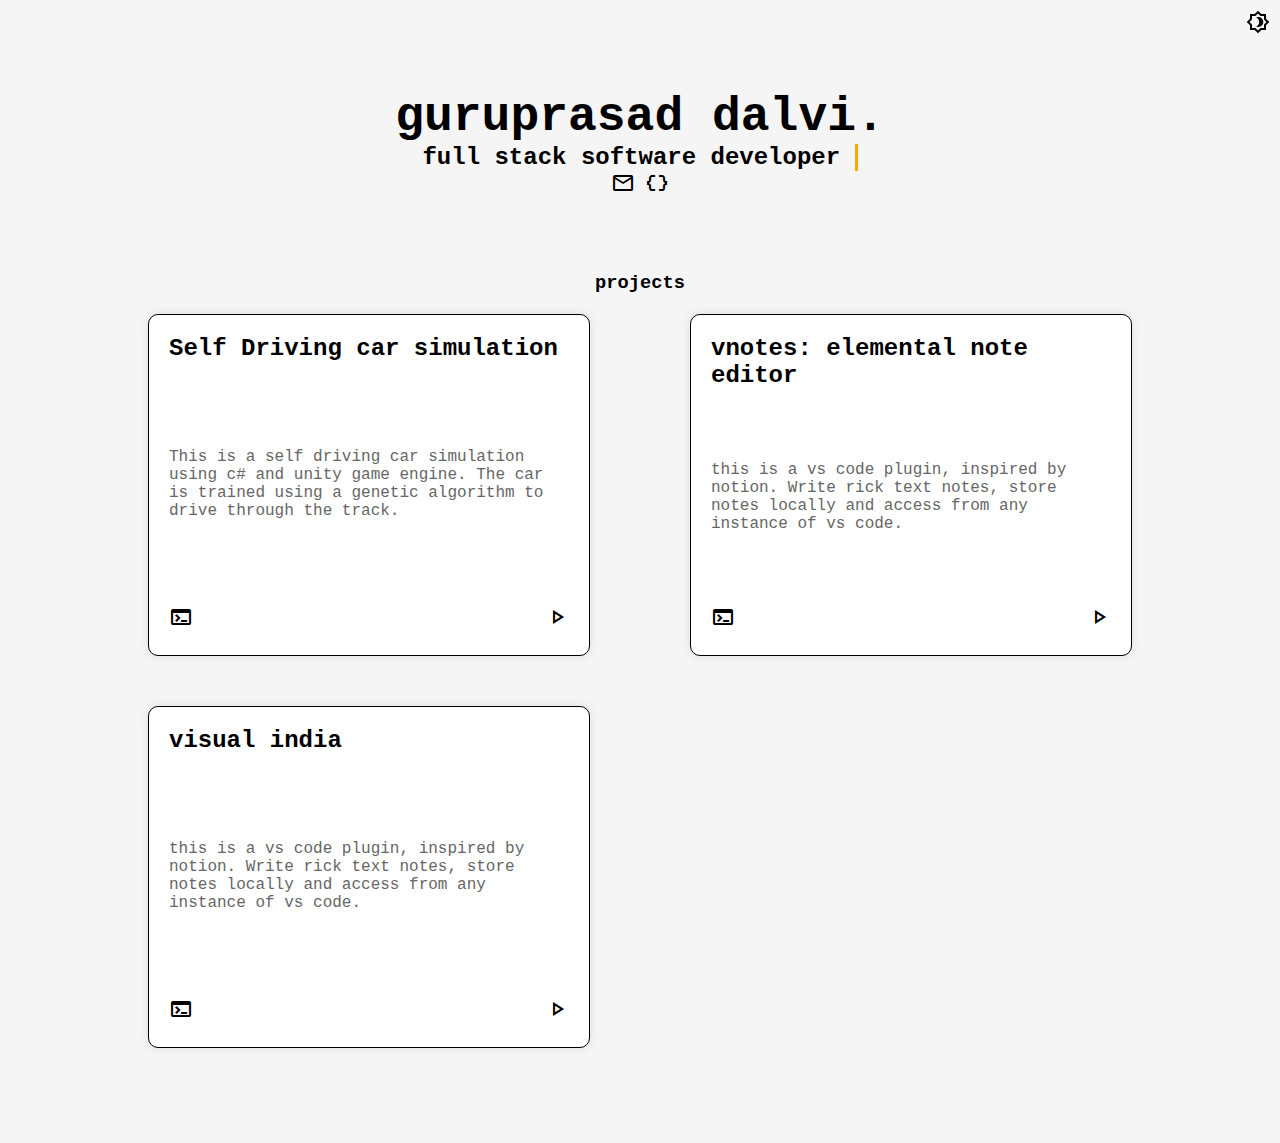
<file: index.html>
<!DOCTYPE html>
<html lang="en">

<head>
    <meta charset="UTF-8">
    <meta name="viewport" content="width=device-width, initial-scale=1.0">
    <title>guruprasad dalvi</title>
    <link rel="preconnect" href="https://fonts.googleapis.com">
    <link rel="preconnect" href="https://fonts.gstatic.com" crossorigin>
    <link rel="icon" type="image/x-icon" href="favicon.png">
    <link rel="stylesheet"
        href="https://fonts.googleapis.com/css2?family=Material+Symbols+Outlined:opsz,wght,FILL,GRAD@24,400,0,0" />
    <style>
        :root {
            --primary-color: #f5f5f5;
            --secondary-color: #fff;
            --highlight-color: orange;
            --text-color: #000;
            --text-light-color: #666;
        }

        :root[theme="dark"] {
            --primary-color: #141414;
            --secondary-color: #1c1c1c;
            --highlight-color: #ff0;
            --text-color: #cfffab;
            --text-light-color: #aaa;
        }

        body {
            font-family: 'Space Mono', monospace;
            background-color: var(--primary-color);
            margin: 0;
            padding: 0;
            display: flex;
            justify-content: space-around;
            align-items: center;
            flex-direction: column;
            user-select: none;
            padding-top: 10vh;
            padding-bottom: 10vh;
            scrollbar-width: thin;
            /* "auto" or "thin" */
            scrollbar-color: var(--highlight-color) var(--primary-color);
            /* scroll thumb and track */
        }

        ::-webkit-scrollbar {
            width: 10px;
            /* width of the entire scrollbar */
        }

        ::-webkit-scrollbar-track {
            background: var(--primary-color);
            /* color of the tracking area */
        }

        ::-webkit-scrollbar-thumb {
            background-color: var(--text-color);
            /* color of the scroll thumb */
            border-radius: 20px;
            /* roundness of the scroll thumb */
            border: 3px solid var(--primary-color);
            /* creates padding around scroll thumb */
        }

        h1 {
            font-size: 3rem;
            margin: 0;
            color: var(--text-color);
        }

        h2 {
            font-size: 1.5rem;
            margin: 0;
            border-right: .15em solid var(--highlight-color);
            animation: blink-caret .5s step-end infinite;
            color: var(--text-color);
        }

        h3 {
            margin: 0;
            color: var(--text-color);
        }

        .grid {
            display: grid;
            grid-template-columns: auto auto;
            flex-wrap: wrap;
            row-gap: 50px;
            column-gap: 100px;
            margin-top: 20px;
        }

        .card {
            background-color: var(--secondary-color);
            padding: 20px;
            border-radius: 10px;
            box-shadow: 0 0 10px rgba(0, 0, 0, 0.1);
            width: 400px;
            height: 300px;
            display: flex;
            flex-direction: column;
            justify-content: space-between;
            border: 1px solid var(--text-color);
        }

        .title {
            font-size: 1.5rem;
            font-weight: 700;
            color: var(--text-color);
        }

        .description {
            font-size: 1rem;
            color: var(--text-light-color);
        }

        .link {
            text-align: right;
        }

        .link a {
            text-decoration: none;
            color: var(--text-color);
            font-size: 1.2rem;
            font-weight: 700;
        }

        .row {
            display: flex;
            justify-content: space-between;
        }

        .material-symbols-outlined {
            cursor: pointer;
        }

        /* The typewriter cursor effect */
        @keyframes blink-caret {

            from,
            to {
                border-color: transparent
            }

            50% {
                border-color: var(--highlight-color);
            }
        }

        .theme_switch {
            position: fixed;
            top: 10px;
            right: 10px;

        }

        /* Media query for mobile devices */
        @media (max-width: 600px) {
            body {
                padding-top: 5vh;
                padding-bottom: 5vh;
                align-items: center;
                justify-content: center;
                overflow-x: hidden;
            }

            h1 {
                font-size: 2rem;
            }

            h2 {
                font-size: 1rem;
            }

            .grid {
                display: flex;
                flex-direction: column;
                align-items: center;

            }

            .card {
                width: 80%;
                /* Adjust card width to fit smaller screens */
                height: auto;
                /* Let the card height adjust based on content */
            }

            .title {
                font-size: 1.2rem;
            }

            .description {
                font-size: 0.8rem;
            }

            .link a {
                font-size: 1rem;
            }
        }
    </style>
</head>

<body>
    <div class="theme_switch">
        <span class="material-symbols-outlined" style="color: var(--text-color);">
            brightness_4
        </span>
    </div>
    <h1>guruprasad dalvi.</h1>
    <h2>full stack software developer&nbsp;</h2>
    <div class="row">
        <a href="mailto:dalviprasad39@gmail.com" title="dalviprasad39@gmail.com">
            <span class="material-symbols-outlined" style="color: var(--text-color);">
                mail
            </span>
        </a>&nbsp;
        <a href="https://github.com/GuruprasadDalvi" target="_blank" title="github">
            <span class="material-symbols-outlined" style="color: var(--text-color);">
                data_object
            </span>
        </a>
    </div>

    <br />
    <br />
    <br />
    <br />
    <h3>projects</h3>
    <div class="grid">

        <!-- Self Driving Car -->
        <div class="card">
            <div class="title">Self Driving car simulation</div>
            <div class="description">This is a self driving car simulation using c# and unity game engine. The car is
                trained using a genetic algorithm to drive through the track.</div>
            <div class="row">
                <div class="link">
                    <a href="https://github.com/GuruprasadDalvi/selfDriveingCarUnity" target="_blank" title="code">
                        <span class="material-symbols-outlined">
                            terminal
                        </span>
                    </a>
                </div>
                <div class="link">
                    <a href="https://www.youtube.com/watch?v=7yNdAvwiqTw" target="_blank" title="demo">
                        <span class="material-symbols-outlined">
                            play_arrow
                        </span>
                    </a>
                </div>
            </div>
        </div>

        <!-- VNotes -->
        <div class="card">
            <div class="title">vnotes: elemental note editor</div>
            <div class="description">this is a vs code plugin, inspired by notion. Write rick text notes, store notes
                locally and access from any instance of vs code.</div>
            <div class="row">
                <div class="link">
                    <a href="https://github.com/GuruprasadDalvi/vnotes" target="_blank" title="code">
                        <span class="material-symbols-outlined">
                            terminal
                        </span>
                    </a>
                </div>
                <div class="link">
                    <a href="https://marketplace.visualstudio.com/items?itemName=GuruprasadDalvi.vnotes-element"
                        target="_blank" title="demo">
                        <span class="material-symbols-outlined">
                            play_arrow
                        </span>
                    </a>
                </div>
            </div>
        </div>

        <!-- Visual india -->
        <div class="card">
            <div class="title">visual india</div>
            <div class="description">this is a vs code plugin, inspired by notion. Write rick text notes, store notes
                locally and access from any instance of vs code.</div>
            <div class="row">
                <div class="link">
                    <a href="https://github.com/GuruprasadDalvi/IndiaVisualsReact" target="_blank" title="code">
                        <span class="material-symbols-outlined">
                            terminal
                        </span>
                    </a>
                </div>
                <div class="link">
                    <a href="https://india-visuals-react.vercel.app/" target="_blank" title="demo">
                        <span class="material-symbols-outlined">
                            play_arrow
                        </span>
                    </a>
                </div>
            </div>
        </div>
    </div>
    <script>
        onload = () => {
            const theme = localStorage.getItem('theme');
            if (theme) {
                document.querySelector('html').setAttribute('theme', theme);
            }
        }
        const themeSwitch = document.querySelector('.theme_switch');
        const html = document.querySelector('html');
        themeSwitch.addEventListener('click', () => {
            if (html.getAttribute('theme') === 'dark') {
                html.setAttribute('theme', 'light');
                localStorage.setItem('theme', 'light');
            } else {
                html.setAttribute('theme', 'dark');
                localStorage.setItem('theme', 'dark');
            }
        });
    </script>
</body>

</html>
</file>
